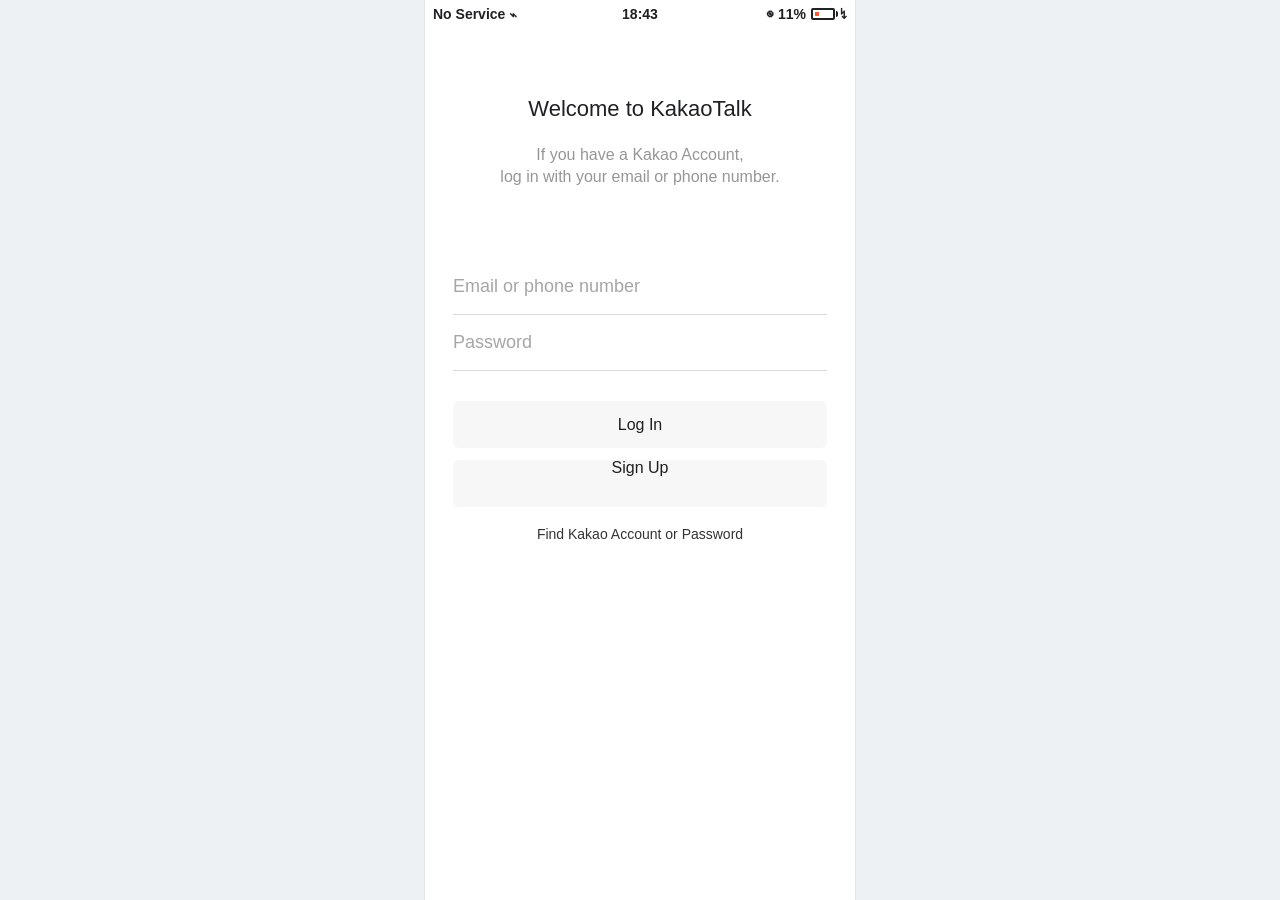
<file: index.html>
<!DOCTYPE html>
<html lang="ko">
  <head>
    <meta charset="UTF-8" />
    <meta name="viewport" content="width=device-width, initial-scale=1.0" />
    <title>Welcome to KakaoTalk</title>
    <link rel="stylesheet" href="css/styles.css" />
  </head>
  <body>
    <div class="app">
      <div class="status-bar">
        <div class="status-bar__column">
          <span>No Service</span>
          <span>⌁</span>
        </div>
        <div class="status-bar__column">18:43</div>
        <div class="status-bar__column">
          <span>◉</span>
          <span>11%</span>
          <span class="status-bar__battery status-bar__battery--low"></span>
          <span>↯</span>
        </div>
      </div>

      <main class="login-screen">
        <header class="login-header">
          <h1 class="login-header__title">Welcome to KakaoTalk</h1>
          <p class="login-header__text">
            If you have a Kakao Account,<br />
            log in with your email or phone number.
          </p>
        </header>

        <form class="login-form" action="friends.html" method="get">
          <input
            type="text"
            placeholder="Email or phone number"
            aria-label="Email or phone number"
          />
          <input
            type="password"
            placeholder="Password"
            aria-label="Password"
          />
          <button class="login-form__button" type="submit">Log In</button>
          <a class="login-form__button" href="friends.html">Sign Up</a>
          <a class="login-form__find-link" href="friends.html">
            Find Kakao Account or Password
          </a>
        </form>
      </main>
    </div>
  </body>
</html>
</file>
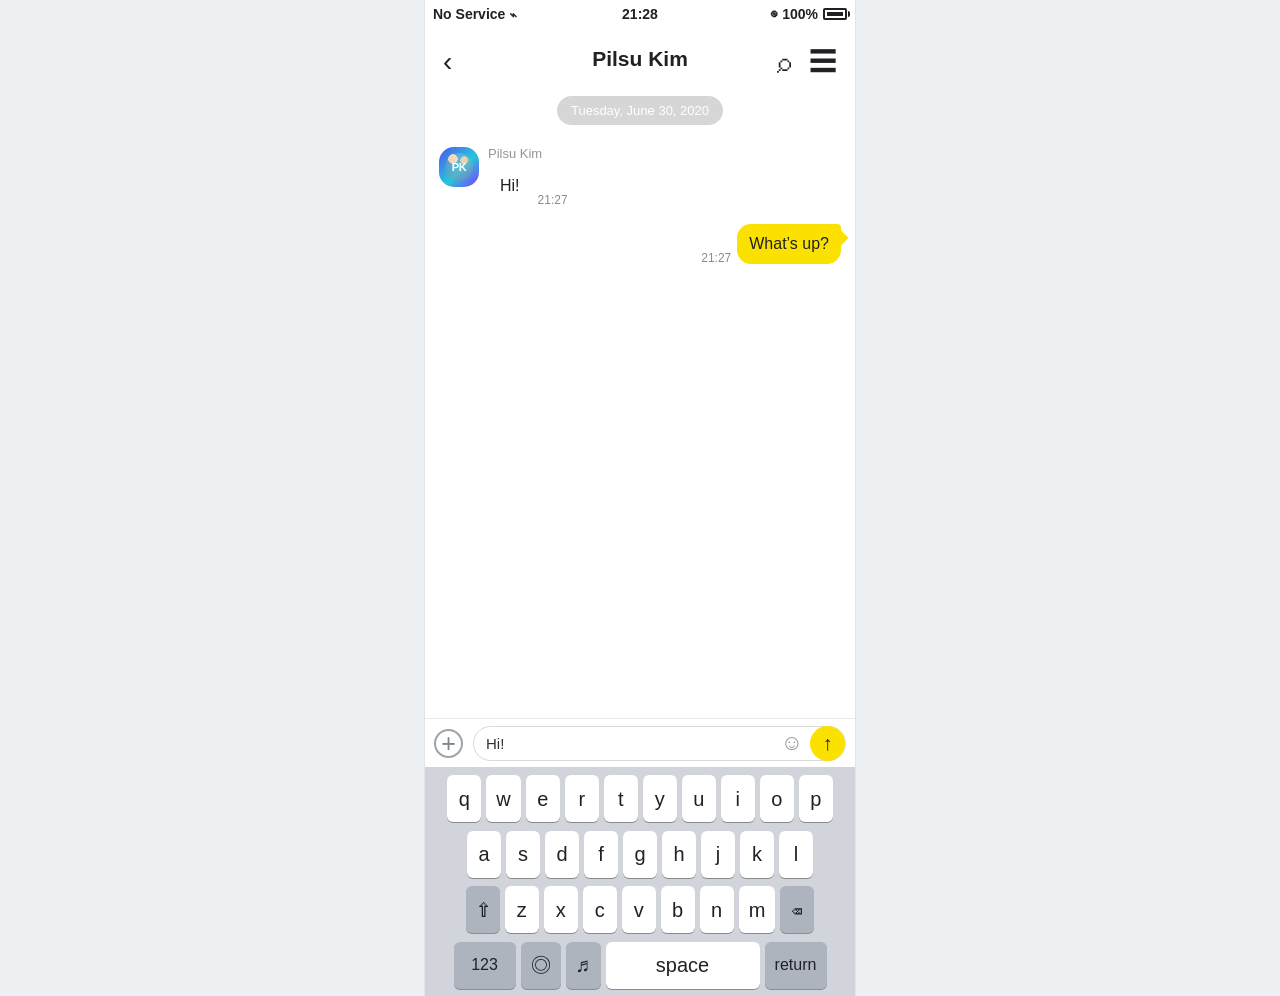
<file: chat.html>
<!DOCTYPE html>
<html lang="ko">
  <head>
    <meta charset="UTF-8" />
    <meta name="viewport" content="width=device-width, initial-scale=1.0" />
    <title>Chat with Pilsu Kim</title>
    <link rel="stylesheet" href="css/styles.css" />
  </head>
  <body>
    <div class="app app--chat">
      <div class="status-bar">
        <div class="status-bar__column">
          <span>No Service</span>
          <span>⌁</span>
        </div>
        <div class="status-bar__column">21:28</div>
        <div class="status-bar__column">
          <span>◉</span>
          <span>100%</span>
          <span class="status-bar__battery"></span>
        </div>
      </div>

      <header class="alt-header">
        <div class="alt-header__left">
          <a href="chats.html" aria-label="Back to chats">‹</a>
        </div>
        <h1 class="alt-header__title">Pilsu Kim</h1>
        <div class="alt-header__right">
          <a href="find.html" aria-label="Search">⌕</a>
          <span aria-hidden="true">☰</span>
        </div>
      </header>

      <main class="chat-screen">
        <div class="chat-date">Tuesday, June 30, 2020</div>

        <section class="message-row" aria-label="Message from Pilsu Kim">
          <div class="avatar avatar--xs" aria-hidden="true"></div>
          <div class="message-row__content">
            <span class="message-row__author">Pilsu Kim</span>
            <div class="message-row__info">
              <span class="message-row__bubble">Hi!</span>
              <span class="message-row__time">21:27</span>
            </div>
          </div>
        </section>

        <section class="message-row message-row--own" aria-label="My message">
          <div class="message-row__info">
            <span class="message-row__bubble">What’s up?</span>
            <span class="message-row__time">21:27</span>
          </div>
        </section>
      </main>

      <footer class="reply" aria-label="Reply and keyboard mockup">
        <div class="reply__bar">
          <span class="reply__add" aria-hidden="true">+</span>
          <div class="reply__input-wrap">
            <span>Hi!</span>
            <span class="reply__emoji">☺</span>
            <span class="reply__send">↑</span>
          </div>
        </div>

        <div class="keyboard" aria-hidden="true">
          <div class="keyboard__row">
            <span class="key">q</span>
            <span class="key">w</span>
            <span class="key">e</span>
            <span class="key">r</span>
            <span class="key">t</span>
            <span class="key">y</span>
            <span class="key">u</span>
            <span class="key">i</span>
            <span class="key">o</span>
            <span class="key">p</span>
          </div>
          <div class="keyboard__row">
            <span class="key">a</span>
            <span class="key">s</span>
            <span class="key">d</span>
            <span class="key">f</span>
            <span class="key">g</span>
            <span class="key">h</span>
            <span class="key">j</span>
            <span class="key">k</span>
            <span class="key">l</span>
          </div>
          <div class="keyboard__row">
            <span class="key key--gray">⇧</span>
            <span class="key">z</span>
            <span class="key">x</span>
            <span class="key">c</span>
            <span class="key">v</span>
            <span class="key">b</span>
            <span class="key">n</span>
            <span class="key">m</span>
            <span class="key key--gray">⌫</span>
          </div>
          <div class="keyboard__row">
            <span class="key key--gray key--wide">123</span>
            <span class="key key--gray">◎</span>
            <span class="key key--gray">♬</span>
            <span class="key key--space">space</span>
            <span class="key key--gray key--wide">return</span>
          </div>
        </div>
      </footer>
    </div>
  </body>
</html>
</file>
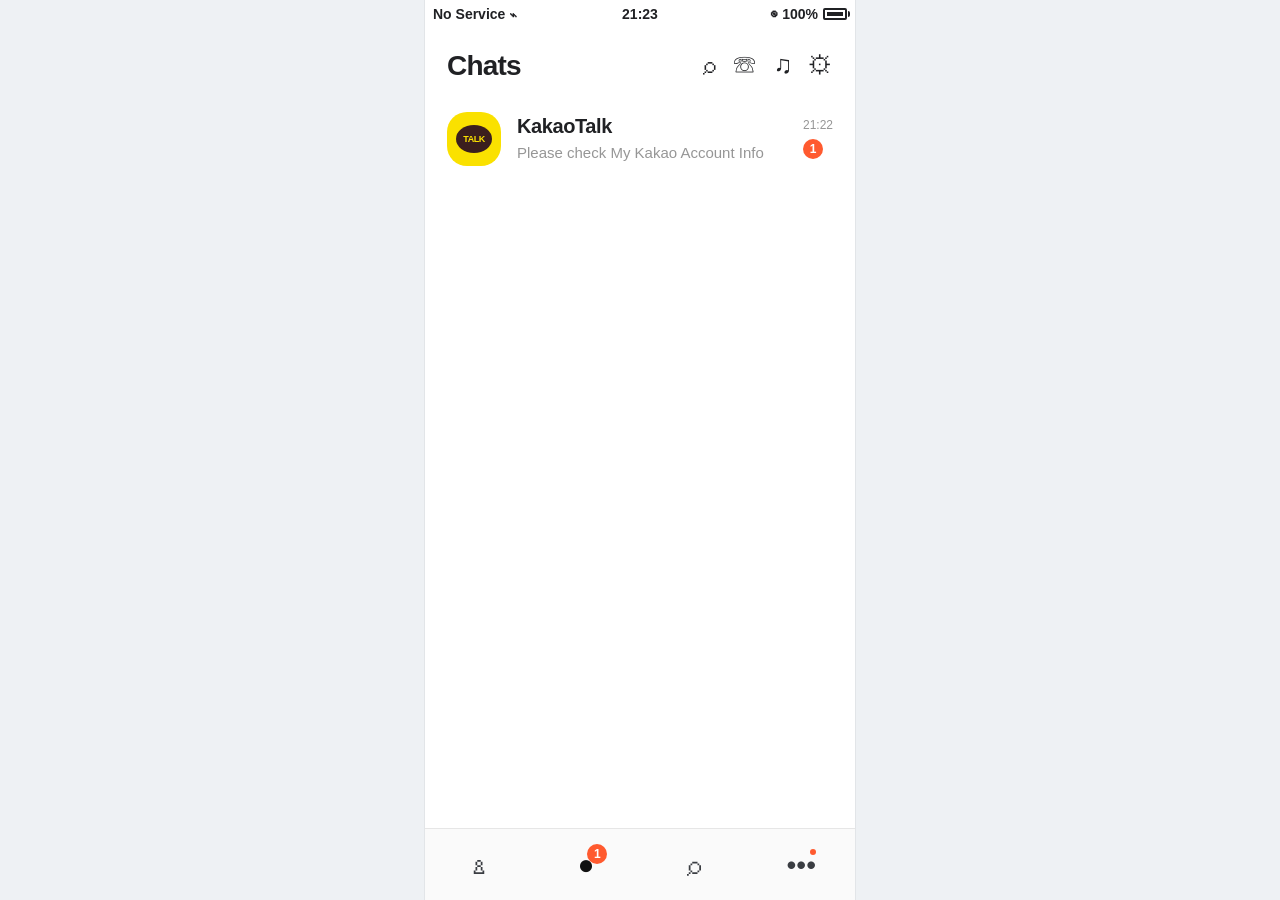
<file: chats.html>
<!DOCTYPE html>
<html lang="ko">
  <head>
    <meta charset="UTF-8" />
    <meta name="viewport" content="width=device-width, initial-scale=1.0" />
    <title>Chats - Kakao Clone</title>
    <link rel="stylesheet" href="css/styles.css" />
  </head>
  <body>
    <div class="app">
      <div class="status-bar">
        <div class="status-bar__column">
          <span>No Service</span>
          <span>⌁</span>
        </div>
        <div class="status-bar__column">21:23</div>
        <div class="status-bar__column">
          <span>◉</span>
          <span>100%</span>
          <span class="status-bar__battery"></span>
        </div>
      </div>

      <header class="screen-header">
        <h1 class="screen-header__title">Chats</h1>
        <div class="screen-header__icons" aria-label="Chat actions">
          <a href="find.html" aria-label="Search">⌕</a>
          <span aria-hidden="true">☏</span>
          <span aria-hidden="true">♫</span>
          <a href="settings.html" aria-label="Settings">⚙</a>
        </div>
      </header>

      <main class="main-screen chats-screen">
        <a
          class="user-component chat-preview"
          href="chat.html"
          aria-label="Open KakaoTalk chat"
        >
          <div class="user-component__column">
            <div class="kakao-logo" aria-hidden="true"></div>
            <div class="user-component__text">
              <h2 class="user-component__title">KakaoTalk</h2>
              <p class="user-component__subtitle">
                Please check My Kakao Account Info
              </p>
            </div>
          </div>
          <div class="user-component__meta" aria-label="Unread message and time">
            <div>
              <div class="chat-preview__time">21:22</div>
              <span class="badge">1</span>
            </div>
          </div>
        </a>
      </main>

      <nav class="nav" aria-label="Main navigation">
        <ul class="nav__list">
          <li>
            <a class="nav__link" href="friends.html" aria-label="Friends">♙</a>
          </li>
          <li>
            <a
              class="nav__link nav__link--active"
              href="chats.html"
              aria-label="Chats"
            >
              ●
              <span class="badge nav__notification">1</span>
            </a>
          </li>
          <li>
            <a class="nav__link" href="find.html" aria-label="Find">⌕</a>
          </li>
          <li>
            <a class="nav__link" href="more.html" aria-label="More">
              •••
              <span class="badge badge--tiny nav__dot"></span>
            </a>
          </li>
        </ul>
      </nav>
    </div>
  </body>
</html>
</file>
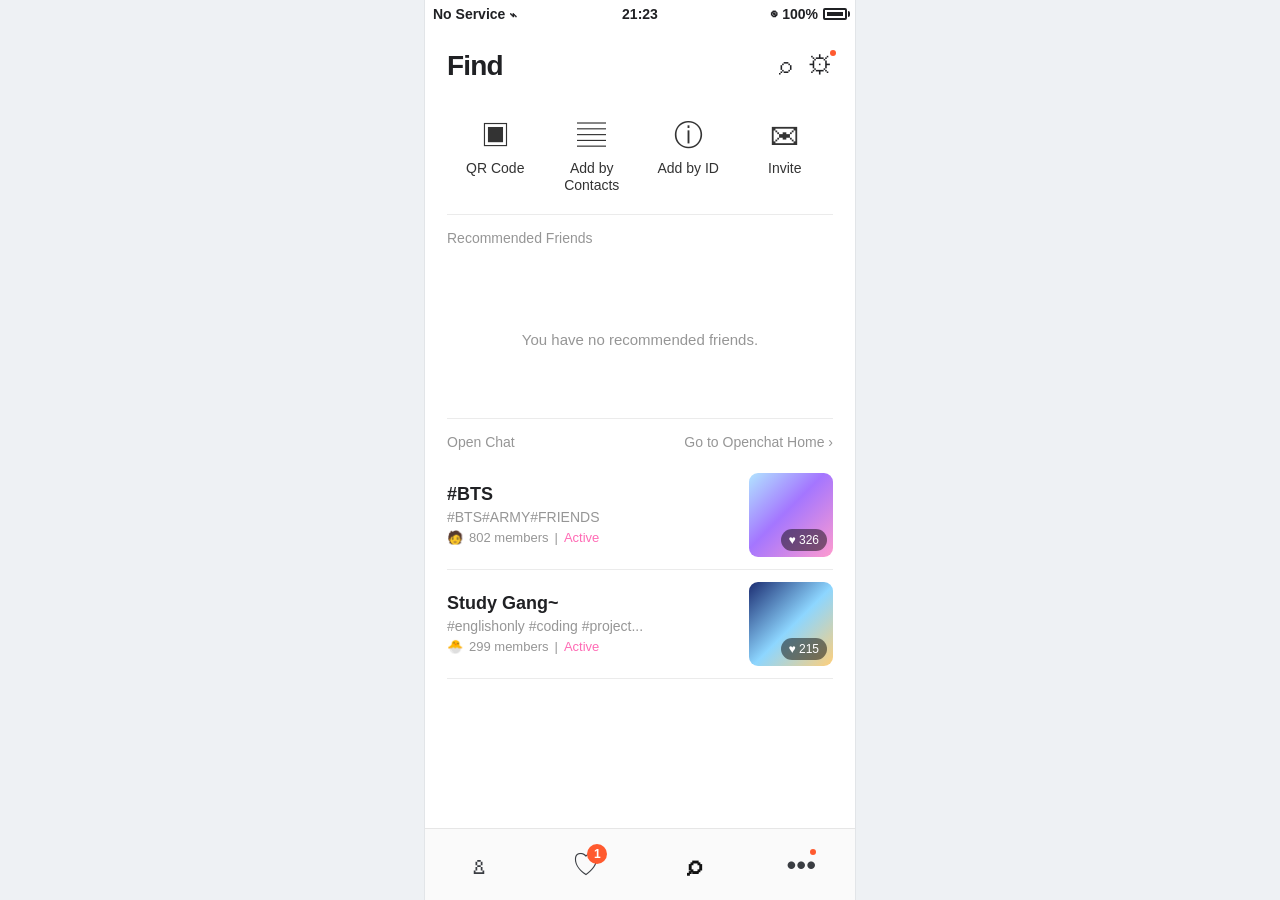
<file: find.html>
<!DOCTYPE html>
<html lang="ko">
  <head>
    <meta charset="UTF-8" />
    <meta name="viewport" content="width=device-width, initial-scale=1.0" />
    <title>Find - Kakao Clone</title>
    <link rel="stylesheet" href="css/styles.css" />
  </head>
  <body>
    <div class="app">
      <div class="status-bar">
        <div class="status-bar__column">
          <span>No Service</span>
          <span>⌁</span>
        </div>
        <div class="status-bar__column">21:23</div>
        <div class="status-bar__column">
          <span>◉</span>
          <span>100%</span>
          <span class="status-bar__battery"></span>
        </div>
      </div>

      <header class="screen-header">
        <h1 class="screen-header__title">Find</h1>
        <div class="screen-header__icons" aria-label="Find actions">
          <a href="#" aria-label="Search">⌕</a>
          <a
            class="screen-header__icon-wrap"
            href="settings.html"
            aria-label="Settings"
          >
            ⚙
            <span class="badge badge--tiny screen-header__dot"></span>
          </a>
        </div>
      </header>

      <main class="main-screen find-screen">
        <section class="find-icons" aria-label="Find methods">
          <a class="find-icons__icon" href="#">
            <span class="find-icons__symbol">▣</span>
            <span>QR Code</span>
          </a>
          <a class="find-icons__icon" href="#">
            <span class="find-icons__symbol">▤</span>
            <span>Add by<br />Contacts</span>
          </a>
          <a class="find-icons__icon" href="#">
            <span class="find-icons__symbol">ⓘ</span>
            <span>Add by ID</span>
          </a>
          <a class="find-icons__icon" href="#">
            <span class="find-icons__symbol">✉</span>
            <span>Invite</span>
          </a>
        </section>

        <h2 class="find-section-title">Recommended Friends</h2>
        <section class="recommended-friends">
          You have no recommended friends.
        </section>

        <section class="open-chat">
          <div class="open-chat__header">
            <span>Open Chat</span>
            <a href="#">Go to Openchat Home ›</a>
          </div>

          <a class="open-post" href="#">
            <div class="open-post__column">
              <h3 class="open-post__title">#BTS</h3>
              <p class="open-post__hashtags">#BTS#ARMY#FRIENDS</p>
              <p class="open-post__members">
                <span>🧑</span>
                <span>802 members</span>
                <span>|</span>
                <span class="open-post__active">Active</span>
              </p>
            </div>
            <div class="open-post__photo open-post__photo--bts">
              <span class="open-post__likes">♥ 326</span>
            </div>
          </a>

          <a class="open-post" href="#">
            <div class="open-post__column">
              <h3 class="open-post__title">Study Gang~</h3>
              <p class="open-post__hashtags">
                #englishonly #coding #project...
              </p>
              <p class="open-post__members">
                <span>🐣</span>
                <span>299 members</span>
                <span>|</span>
                <span class="open-post__active">Active</span>
              </p>
            </div>
            <div class="open-post__photo open-post__photo--study">
              <span class="open-post__likes">♥ 215</span>
            </div>
          </a>
        </section>
      </main>

      <nav class="nav" aria-label="Main navigation">
        <ul class="nav__list">
          <li>
            <a class="nav__link" href="friends.html" aria-label="Friends">♙</a>
          </li>
          <li>
            <a class="nav__link" href="chats.html" aria-label="Chats">
              ♡
              <span class="badge nav__notification">1</span>
            </a>
          </li>
          <li>
            <a
              class="nav__link nav__link--active"
              href="find.html"
              aria-label="Find"
              >⌕</a
            >
          </li>
          <li>
            <a class="nav__link" href="more.html" aria-label="More">
              •••
              <span class="badge badge--tiny nav__dot"></span>
            </a>
          </li>
        </ul>
      </nav>
    </div>
  </body>
</html>
</file>
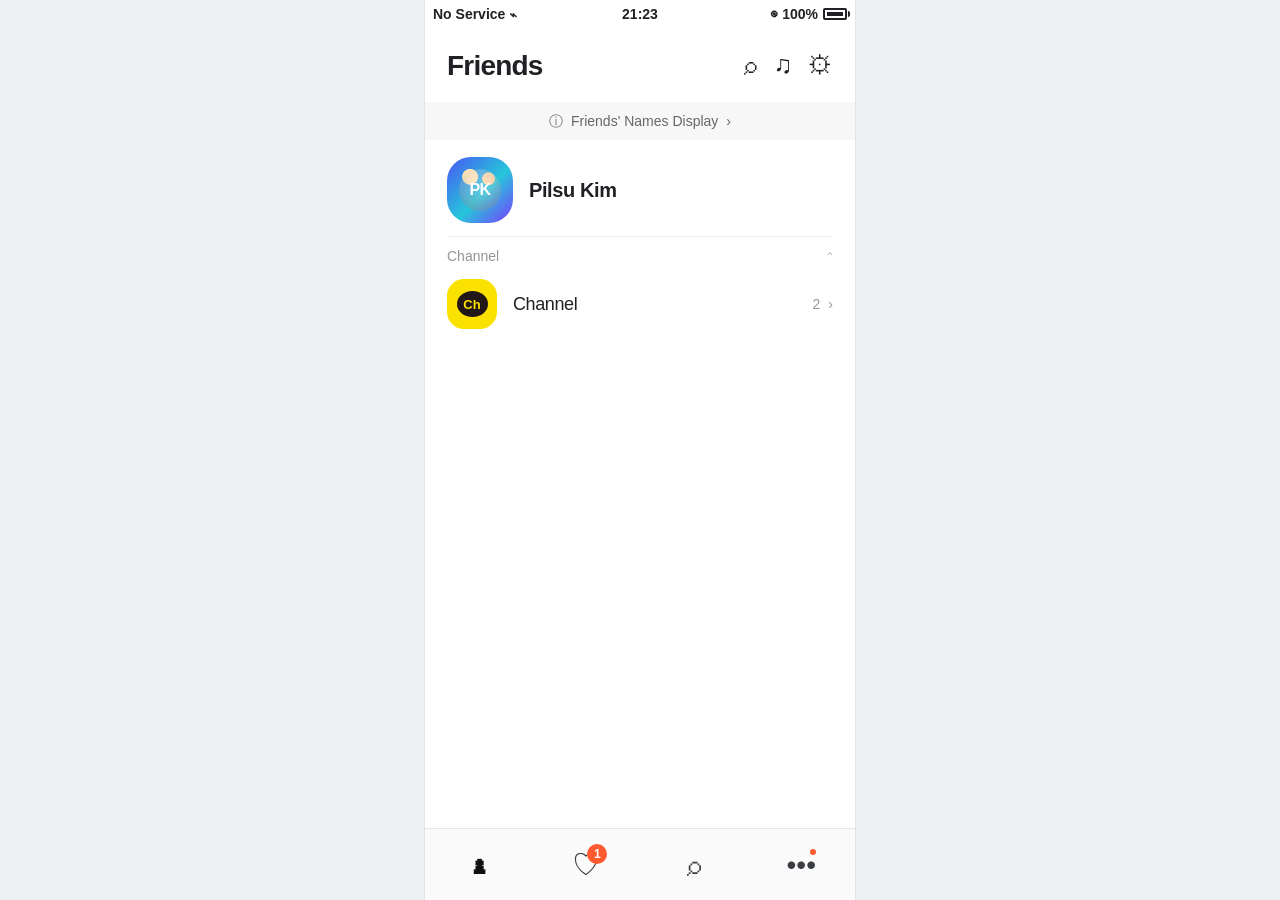
<file: friends.html>
<!DOCTYPE html>
<html lang="ko">
  <head>
    <meta charset="UTF-8" />
    <meta name="viewport" content="width=device-width, initial-scale=1.0" />
    <title>Friends - Kakao Clone</title>
    <link rel="stylesheet" href="css/styles.css" />
  </head>
  <body>
    <div class="app">
      <div class="status-bar">
        <div class="status-bar__column">
          <span>No Service</span>
          <span>⌁</span>
        </div>
        <div class="status-bar__column">21:23</div>
        <div class="status-bar__column">
          <span>◉</span>
          <span>100%</span>
          <span class="status-bar__battery"></span>
        </div>
      </div>

      <header class="screen-header">
        <h1 class="screen-header__title">Friends</h1>
        <div class="screen-header__icons" aria-label="Friends actions">
          <a href="find.html" aria-label="Search">⌕</a>
          <span aria-hidden="true">♫</span>
          <a href="settings.html" aria-label="Settings">⚙</a>
        </div>
      </header>

      <main class="main-screen friends-screen">
        <a class="friends-display-link" href="#">
          <span>ⓘ</span>
          <span>Friends' Names Display</span>
          <span>›</span>
        </a>

        <section class="user-component" aria-label="My profile">
          <div class="user-component__column">
            <div class="avatar" aria-hidden="true"></div>
            <div class="user-component__text">
              <h2 class="user-component__title">Pilsu Kim</h2>
            </div>
          </div>
        </section>

        <div class="friends-screen__channel-header">
          <span>Channel</span>
          <span>⌃</span>
        </div>

        <section
          class="user-component user-component--sm friends-screen__channel-row"
          aria-label="Channel"
        >
          <div class="user-component__column">
            <div class="channel-avatar" aria-hidden="true"></div>
            <div class="user-component__text">
              <h2 class="user-component__title">Channel</h2>
            </div>
          </div>
          <div class="user-component__meta">
            <span>2</span>
            <span>›</span>
          </div>
        </section>
      </main>

      <nav class="nav" aria-label="Main navigation">
        <ul class="nav__list">
          <li>
            <a
              class="nav__link nav__link--active"
              href="friends.html"
              aria-label="Friends"
              >♟</a
            >
          </li>
          <li>
            <a class="nav__link" href="chats.html" aria-label="Chats">
              ♡
              <span class="badge nav__notification">1</span>
            </a>
          </li>
          <li>
            <a class="nav__link" href="find.html" aria-label="Find">⌕</a>
          </li>
          <li>
            <a class="nav__link" href="more.html" aria-label="More">
              •••
              <span class="badge badge--tiny nav__dot"></span>
            </a>
          </li>
        </ul>
      </nav>
    </div>
  </body>
</html>
</file>
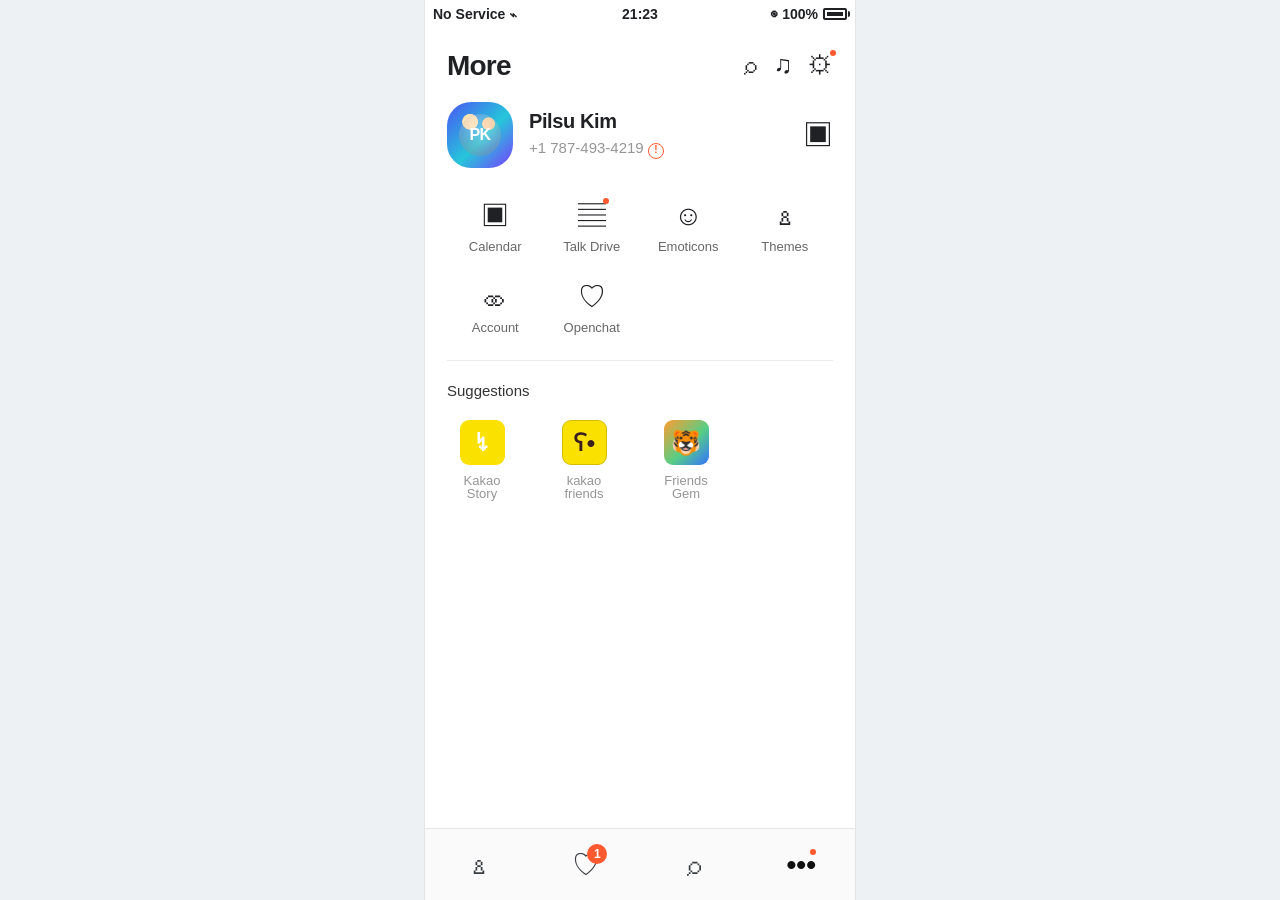
<file: more.html>
<!DOCTYPE html>
<html lang="ko">
  <head>
    <meta charset="UTF-8" />
    <meta name="viewport" content="width=device-width, initial-scale=1.0" />
    <title>More - Kakao Clone</title>
    <link rel="stylesheet" href="css/styles.css" />
  </head>
  <body>
    <div class="app">
      <div class="status-bar">
        <div class="status-bar__column">
          <span>No Service</span>
          <span>⌁</span>
        </div>
        <div class="status-bar__column">21:23</div>
        <div class="status-bar__column">
          <span>◉</span>
          <span>100%</span>
          <span class="status-bar__battery"></span>
        </div>
      </div>

      <header class="screen-header">
        <h1 class="screen-header__title">More</h1>
        <div class="screen-header__icons" aria-label="More actions">
          <a href="find.html" aria-label="Search">⌕</a>
          <span aria-hidden="true">♫</span>
          <a
            class="screen-header__icon-wrap"
            href="settings.html"
            aria-label="Settings"
          >
            ⚙
            <span class="badge badge--tiny screen-header__dot"></span>
          </a>
        </div>
      </header>

      <main class="main-screen more-screen">
        <section class="user-component more-profile" aria-label="Profile summary">
          <div class="user-component__column">
            <div class="avatar" aria-hidden="true"></div>
            <div class="user-component__text">
              <h2 class="user-component__title">Pilsu Kim</h2>
              <p class="user-component__subtitle">
                +1 787-493-4219
                <span class="more-profile__warning">!</span>
              </p>
            </div>
          </div>
          <a class="more-profile__bubble" href="chat.html" aria-label="Open my chat">
            ▣
          </a>
        </section>

        <section class="more-icons" aria-label="More services">
          <a class="more-icons__item" href="#">
            <span class="more-icons__symbol">▣</span>
            <span>Calendar</span>
          </a>
          <a class="more-icons__item" href="#">
            <span class="more-icons__symbol">▤</span>
            <span>Talk Drive</span>
            <span class="badge badge--tiny more-icons__dot"></span>
          </a>
          <a class="more-icons__item" href="#">
            <span class="more-icons__symbol">☺</span>
            <span>Emoticons</span>
          </a>
          <a class="more-icons__item" href="#">
            <span class="more-icons__symbol">♙</span>
            <span>Themes</span>
          </a>
          <a class="more-icons__item" href="#">
            <span class="more-icons__symbol">⚭</span>
            <span>Account</span>
          </a>
          <a class="more-icons__item" href="#">
            <span class="more-icons__symbol">♡</span>
            <span>Openchat</span>
          </a>
        </section>

        <section class="suggestions" aria-label="Suggestions">
          <h2 class="suggestions__title">Suggestions</h2>
          <div class="suggestions__icons">
            <a class="suggestion" href="#">
              <span class="suggestion__image">↯</span>
              <span>Kakao Story</span>
            </a>
            <a class="suggestion" href="#">
              <span class="suggestion__image suggestion__image--friend">ʕ•</span>
              <span>kakao friends</span>
            </a>
            <a class="suggestion" href="#">
              <span class="suggestion__image suggestion__image--gem">🐯</span>
              <span>Friends Gem</span>
            </a>
          </div>
        </section>
      </main>

      <nav class="nav" aria-label="Main navigation">
        <ul class="nav__list">
          <li>
            <a class="nav__link" href="friends.html" aria-label="Friends">♙</a>
          </li>
          <li>
            <a class="nav__link" href="chats.html" aria-label="Chats">
              ♡
              <span class="badge nav__notification">1</span>
            </a>
          </li>
          <li>
            <a class="nav__link" href="find.html" aria-label="Find">⌕</a>
          </li>
          <li>
            <a
              class="nav__link nav__link--active"
              href="more.html"
              aria-label="More"
            >
              •••
              <span class="badge badge--tiny nav__dot"></span>
            </a>
          </li>
        </ul>
      </nav>
    </div>
  </body>
</html>
</file>
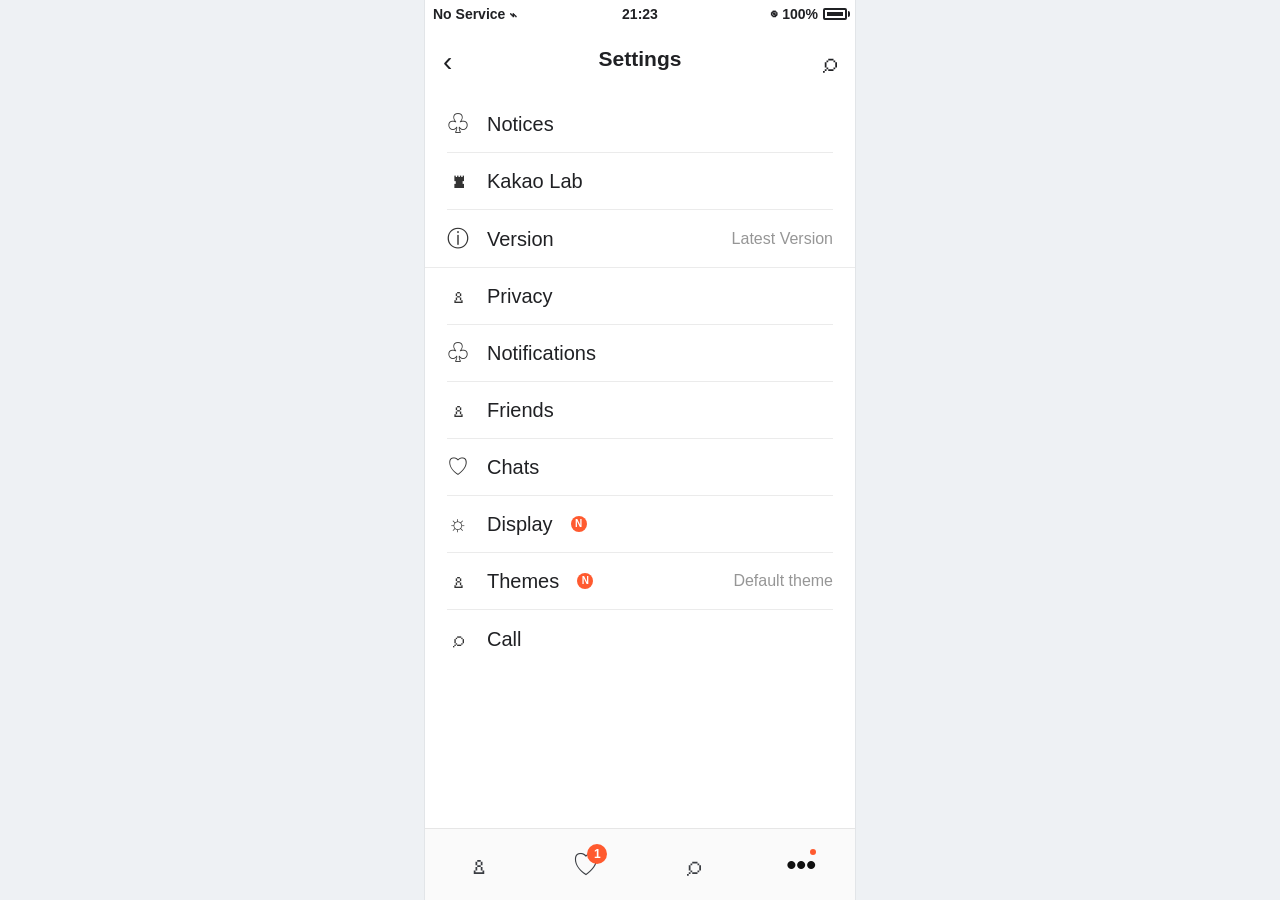
<file: settings.html>
<!DOCTYPE html>
<html lang="ko">
  <head>
    <meta charset="UTF-8" />
    <meta name="viewport" content="width=device-width, initial-scale=1.0" />
    <title>Settings - Kakao Clone</title>
    <link rel="stylesheet" href="css/styles.css" />
  </head>
  <body>
    <div class="app">
      <div class="status-bar">
        <div class="status-bar__column">
          <span>No Service</span>
          <span>⌁</span>
        </div>
        <div class="status-bar__column">21:23</div>
        <div class="status-bar__column">
          <span>◉</span>
          <span>100%</span>
          <span class="status-bar__battery"></span>
        </div>
      </div>

      <header class="alt-header">
        <div class="alt-header__left">
          <a href="more.html" aria-label="Go back">‹</a>
        </div>
        <h1 class="alt-header__title">Settings</h1>
        <div class="alt-header__right">
          <a href="find.html" aria-label="Search">⌕</a>
        </div>
      </header>

      <main class="settings-screen">
        <section class="settings-list" aria-label="Basic settings">
          <a class="settings-row" href="#">
            <span class="settings-row__column">
              <span class="settings-row__icon">♧</span>
              <span>Notices</span>
            </span>
          </a>
          <a class="settings-row" href="#">
            <span class="settings-row__column">
              <span class="settings-row__icon">♜</span>
              <span>Kakao Lab</span>
            </span>
          </a>
          <a class="settings-row" href="#">
            <span class="settings-row__column">
              <span class="settings-row__icon">ⓘ</span>
              <span>Version</span>
            </span>
            <span class="settings-row__meta">Latest Version</span>
          </a>
        </section>

        <section class="settings-list" aria-label="Account settings">
          <a class="settings-row" href="#">
            <span class="settings-row__column">
              <span class="settings-row__icon">♙</span>
              <span>Privacy</span>
            </span>
          </a>
          <a class="settings-row" href="#">
            <span class="settings-row__column">
              <span class="settings-row__icon">♧</span>
              <span>Notifications</span>
            </span>
          </a>
          <a class="settings-row" href="#">
            <span class="settings-row__column">
              <span class="settings-row__icon">♙</span>
              <span>Friends</span>
            </span>
          </a>
          <a class="settings-row" href="#">
            <span class="settings-row__column">
              <span class="settings-row__icon">♡</span>
              <span>Chats</span>
            </span>
          </a>
          <a class="settings-row" href="#">
            <span class="settings-row__column">
              <span class="settings-row__icon">☼</span>
              <span>Display</span>
              <span class="settings-row__new">N</span>
            </span>
          </a>
          <a class="settings-row" href="#">
            <span class="settings-row__column">
              <span class="settings-row__icon">♙</span>
              <span>Themes</span>
              <span class="settings-row__new">N</span>
            </span>
            <span class="settings-row__meta">Default theme</span>
          </a>
          <a class="settings-row" href="#">
            <span class="settings-row__column">
              <span class="settings-row__icon">⌕</span>
              <span>Call</span>
            </span>
          </a>
        </section>
      </main>

      <nav class="nav" aria-label="Main navigation">
        <ul class="nav__list">
          <li>
            <a class="nav__link" href="friends.html" aria-label="Friends">♙</a>
          </li>
          <li>
            <a class="nav__link" href="chats.html" aria-label="Chats">
              ♡
              <span class="badge nav__notification">1</span>
            </a>
          </li>
          <li>
            <a class="nav__link" href="find.html" aria-label="Find">⌕</a>
          </li>
          <li>
            <a
              class="nav__link nav__link--active"
              href="more.html"
              aria-label="More"
            >
              •••
              <span class="badge badge--tiny nav__dot"></span>
            </a>
          </li>
        </ul>
      </nav>
    </div>
  </body>
</html>
</file>
<file: css/styles.css>
@import url("reset.css");
@import url("variables.css");
@import url("components/status-bar.css");
@import url("components/screen-header.css");
@import url("components/nav-bar.css");
@import url("components/user-component.css");
@import url("screens/login.css");
@import url("screens/friends.css");
@import url("screens/chats.css");
@import url("screens/chat.css");
@import url("screens/find.css");
@import url("screens/more.css");
@import url("screens/settings.css");

html {
  background: #eef1f4;
}

body {
  min-height: 100vh;
  color: var(--black);
  font-family: -apple-system, BlinkMacSystemFont, "Segoe UI", Roboto, Helvetica,
    Arial, sans-serif;
}

.app {
  width: min(100%, var(--app-width));
  min-height: 100vh;
  margin: 0 auto;
  background: #ffffff;
  position: relative;
  overflow-x: hidden;
  box-shadow: 0 0 0 1px rgba(0, 0, 0, 0.05);
}

.app--yellow {
  background: var(--yellow);
}

.main-screen {
  padding: 0 var(--screen-side-space) calc(var(--nav-height) + 22px);
}

.badge {
  min-width: 20px;
  height: 20px;
  padding: 0 6px;
  display: inline-flex;
  align-items: center;
  justify-content: center;
  border-radius: 999px;
  background: var(--orange);
  color: white;
  font-size: 12px;
  font-weight: 700;
}

.badge--tiny {
  min-width: 6px;
  width: 6px;
  height: 6px;
  padding: 0;
}

.divider {
  width: 100%;
  height: 1px;
  background: rgba(0, 0, 0, 0.08);
}

.muted {
  color: var(--gray-500);
}

.avatar {
  flex: 0 0 auto;
  width: 66px;
  height: 66px;
  border-radius: 24px;
  display: flex;
  align-items: center;
  justify-content: center;
  color: #fff;
  font-weight: 800;
  letter-spacing: -0.5px;
  background: radial-gradient(circle at 35% 30%, #ffe2b3 0 12%, transparent 13%),
    radial-gradient(circle at 63% 33%, #ffd2a1 0 10%, transparent 11%),
    linear-gradient(135deg, #4955f4, #26c6da 55%, #7a3cff);
  position: relative;
  overflow: hidden;
}

.avatar::after {
  content: "PK";
  width: 42px;
  height: 42px;
  border-radius: 50%;
  background: rgba(255, 255, 255, 0.24);
  display: flex;
  align-items: center;
  justify-content: center;
  box-shadow: inset 0 -8px 18px rgba(0, 0, 0, 0.18);
}

.avatar--sm {
  width: 50px;
  height: 50px;
  border-radius: 18px;
}

.avatar--sm::after {
  width: 34px;
  height: 34px;
  font-size: 12px;
}

.avatar--xs {
  width: 40px;
  height: 40px;
  border-radius: 15px;
}

.avatar--xs::after {
  width: 28px;
  height: 28px;
  font-size: 11px;
}

.kakao-logo {
  width: 54px;
  height: 54px;
  border-radius: 20px;
  background: var(--yellow);
  display: flex;
  align-items: center;
  justify-content: center;
  color: var(--dark-brown);
  font-weight: 900;
  font-size: 13px;
  letter-spacing: -0.5px;
  position: relative;
}

.kakao-logo::before {
  content: "";
  width: 36px;
  height: 28px;
  border-radius: 50%;
  background: var(--dark-brown);
  position: absolute;
}

.kakao-logo::after {
  content: "TALK";
  color: var(--yellow);
  position: relative;
  z-index: 1;
  font-size: 9px;
}
</file>
